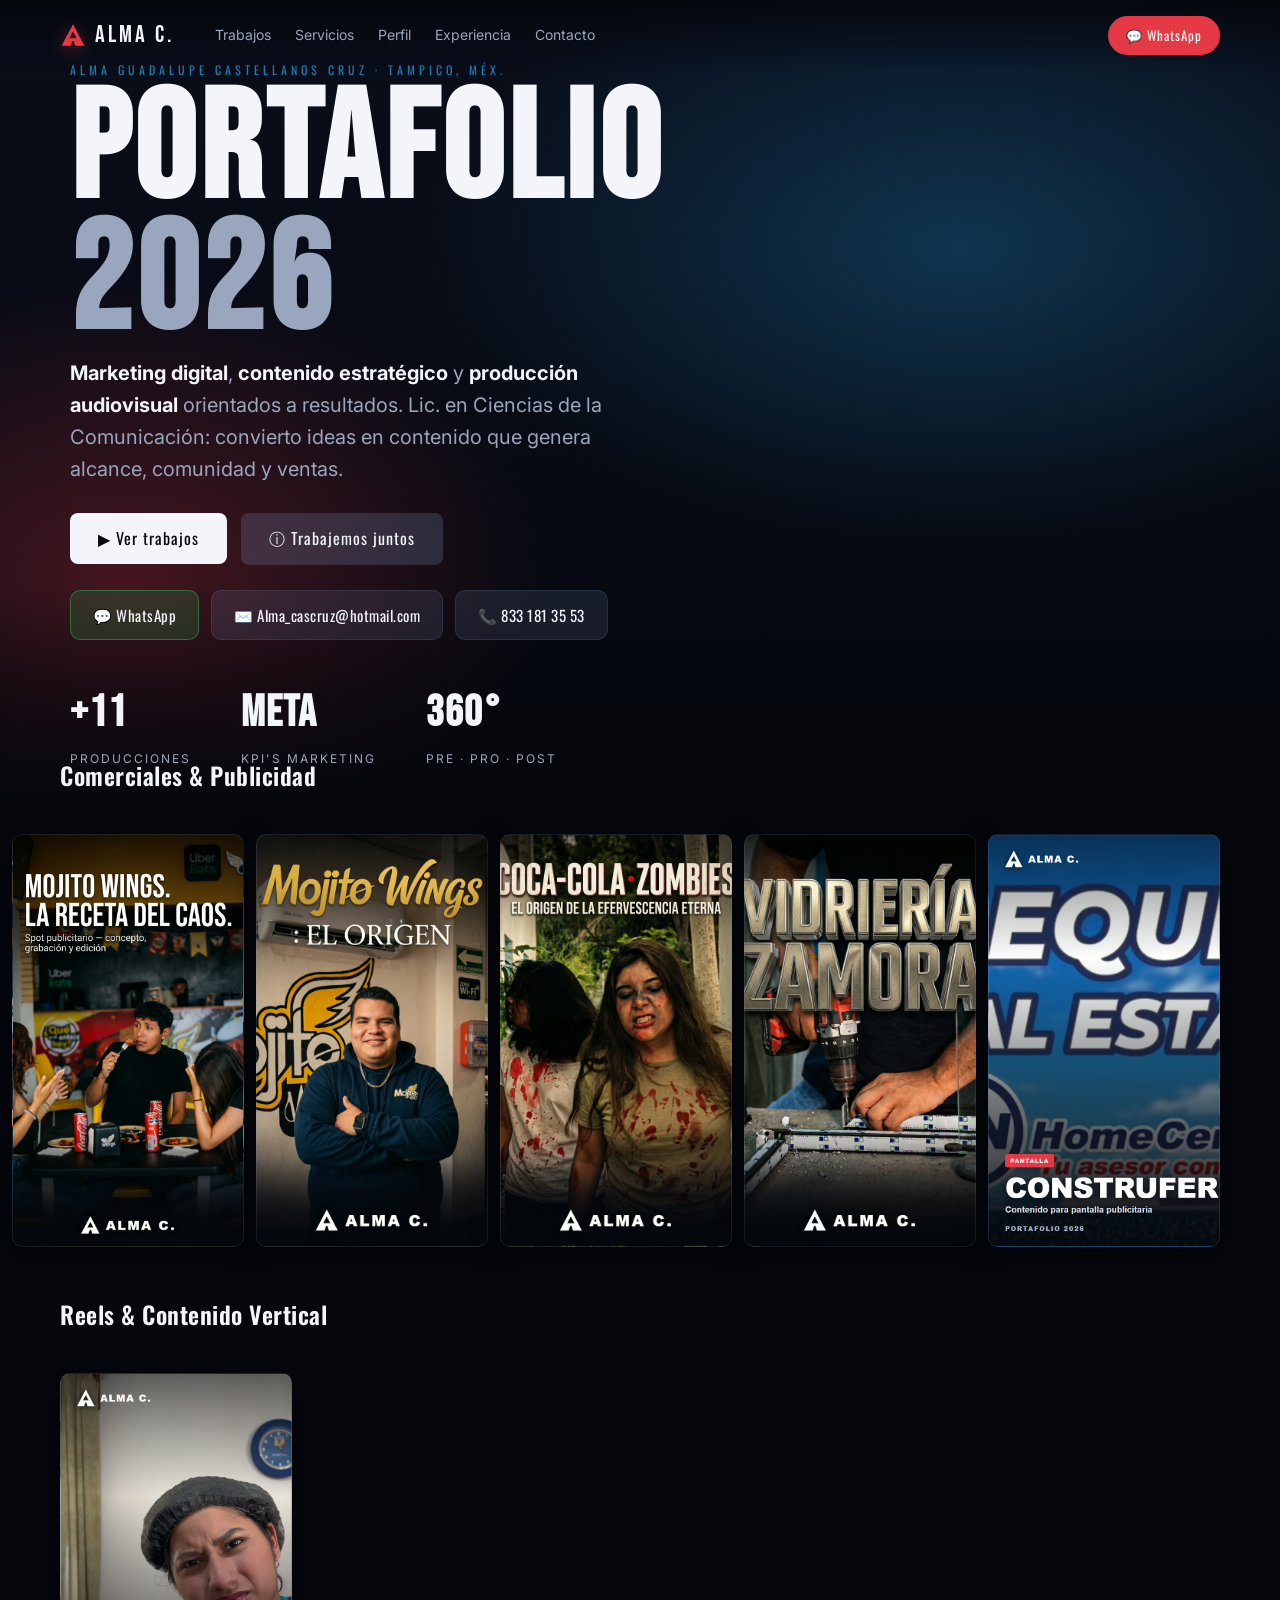
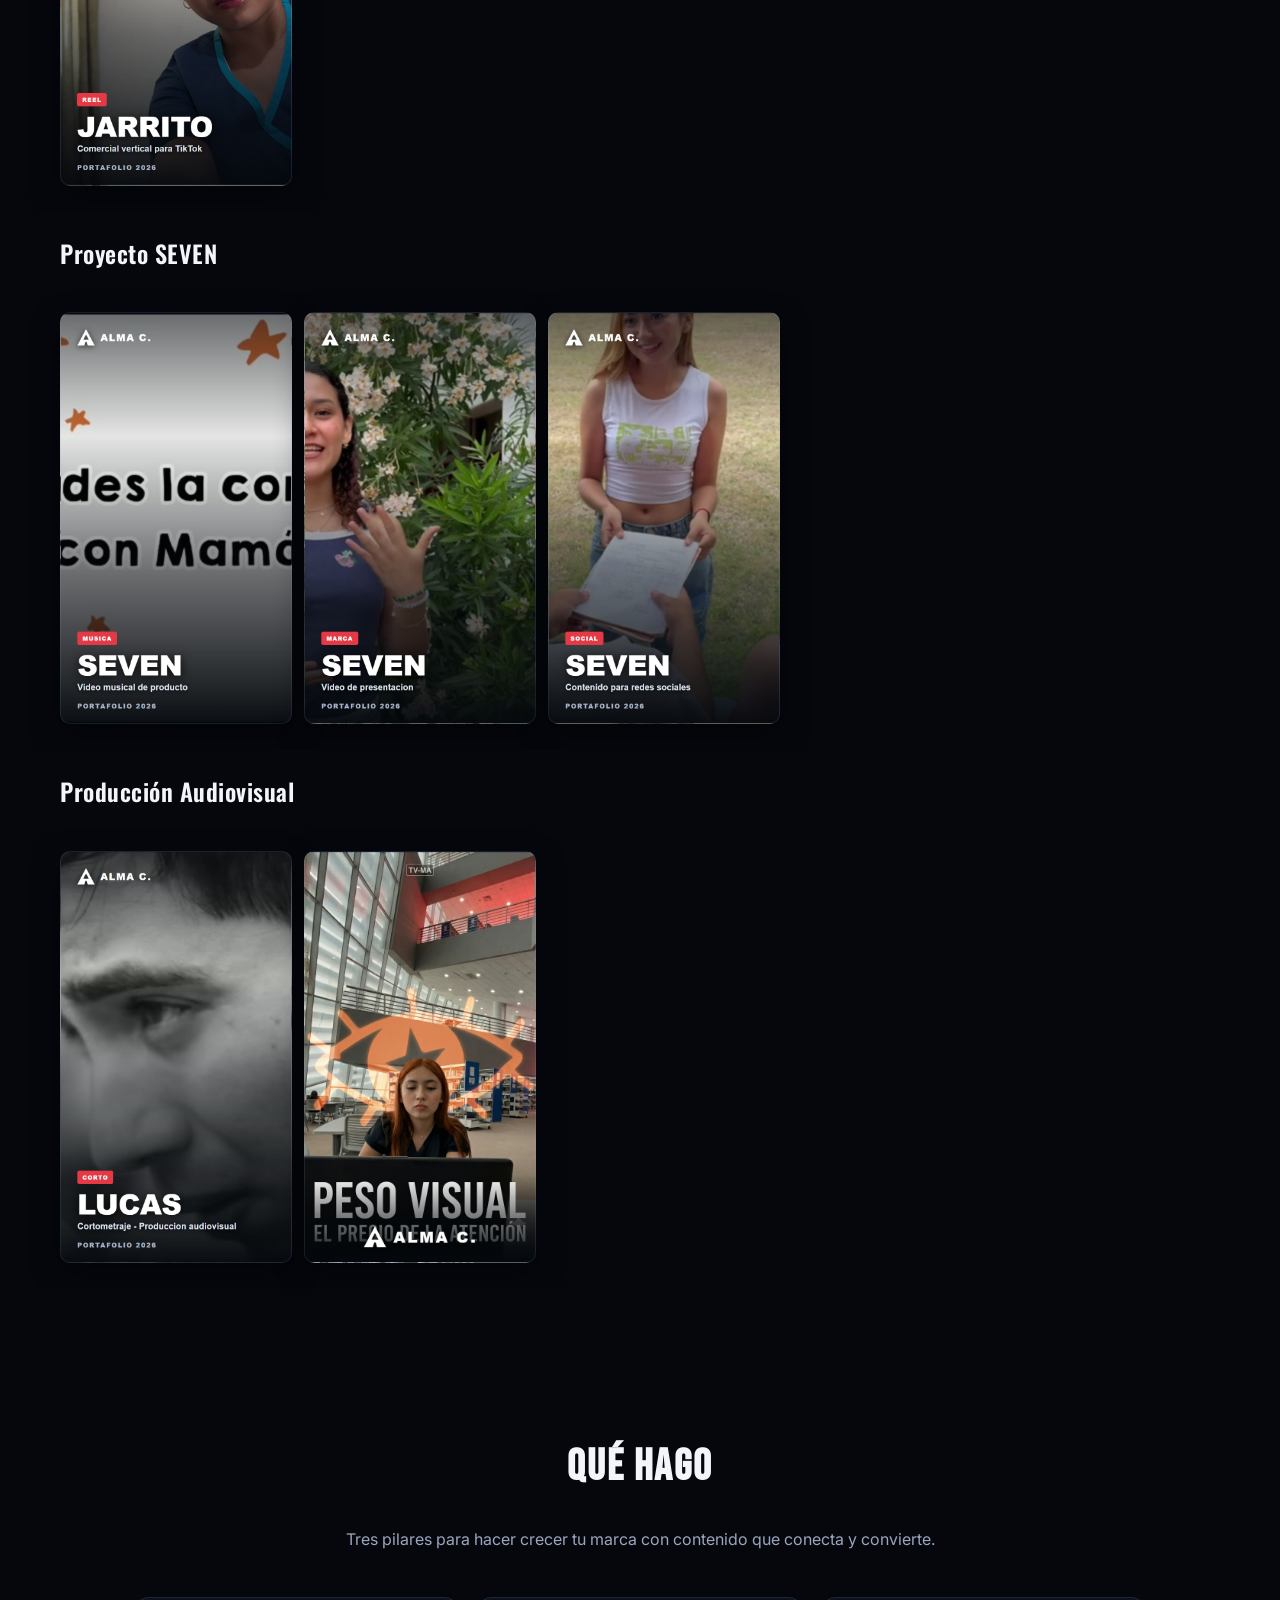
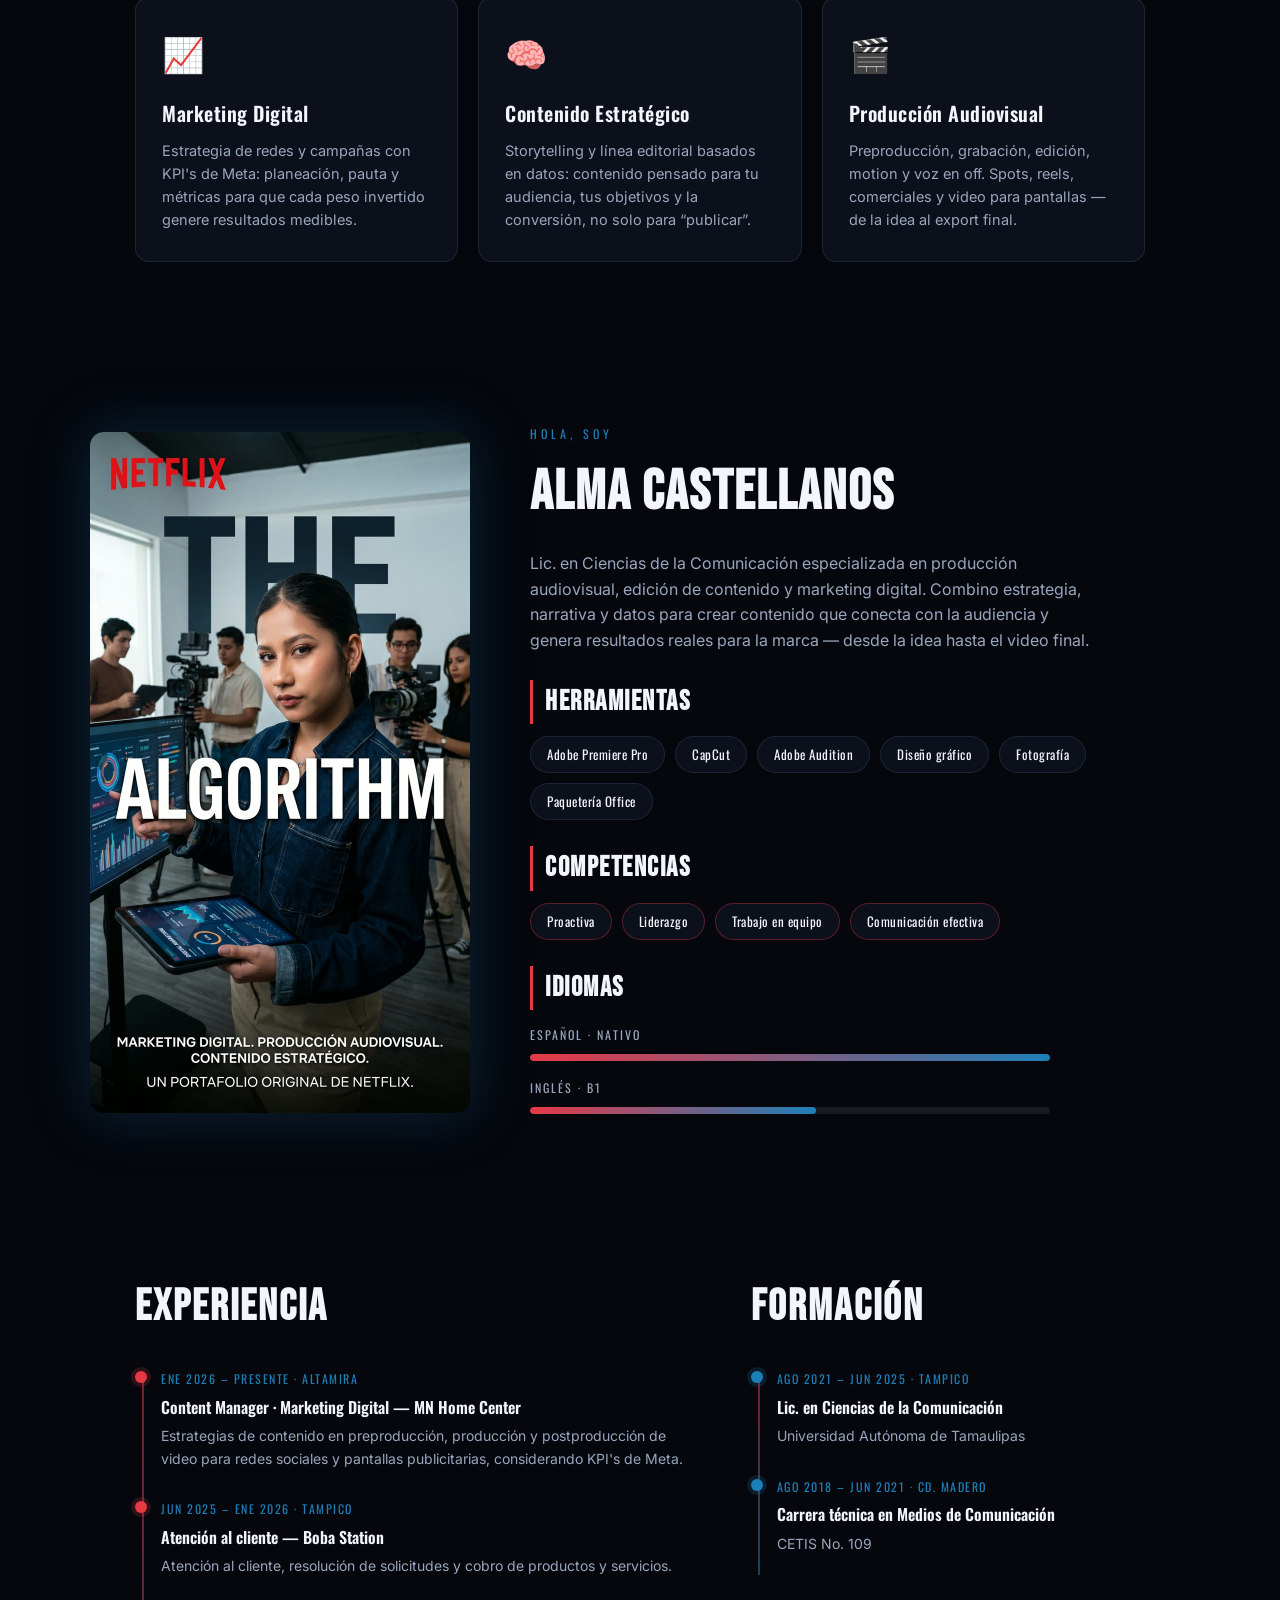
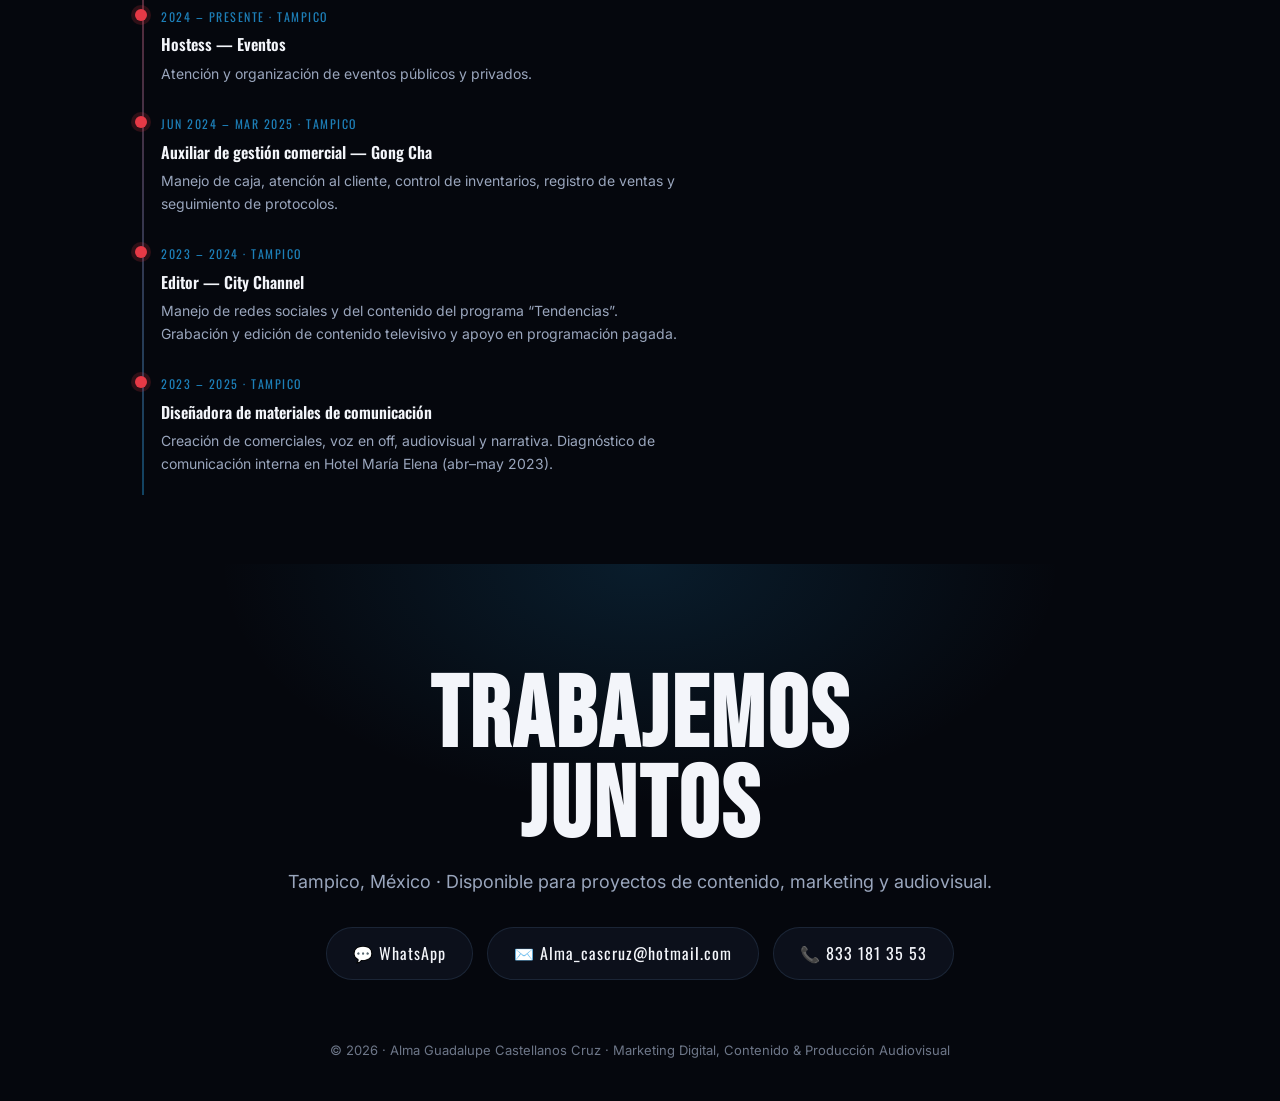
<file: index.html>
<!DOCTYPE html>
<html lang="es">
<head>
  <meta charset="UTF-8" />
  <meta name="viewport" content="width=device-width, initial-scale=1.0" />

  <!-- ===== SEO ===== -->
  <title>Alma Castellanos | Marketing Digital, Contenido Estratégico y Producción Audiovisual</title>
  <meta name="description" content="Portafolio de Alma Castellanos: marketing digital, contenido estratégico y producción audiovisual orientados a resultados. Spots, reels, comerciales y campañas con KPI's de Meta. Tampico, México." />
  <meta name="keywords" content="marketing digital, content manager, producción audiovisual, creación de contenido, edición de video, community manager, social media, Premiere Pro, CapCut, KPI Meta, Tampico, portafolio" />
  <meta name="author" content="Alma Guadalupe Castellanos Cruz" />
  <meta name="robots" content="index, follow" />
  <meta name="theme-color" content="#05070d" />
  <link rel="canonical" href="https://almacast.github.io/portafolio/" />

  <!-- ===== Open Graph (Facebook / WhatsApp / LinkedIn) ===== -->
  <meta property="og:type" content="website" />
  <meta property="og:title" content="Alma Castellanos | Marketing Digital & Producción Audiovisual" />
  <meta property="og:description" content="Contenido estratégico orientado a resultados: spots, reels, comerciales y campañas con KPI's de Meta." />
  <meta property="og:url" content="https://almacast.github.io/portafolio/" />
  <meta property="og:image" content="https://almacast.github.io/portafolio/assets/og-cover.jpg" />
  <meta property="og:image:width" content="1200" />
  <meta property="og:image:height" content="630" />
  <meta property="og:locale" content="es_MX" />

  <!-- ===== Twitter ===== -->
  <meta name="twitter:card" content="summary_large_image" />
  <meta name="twitter:title" content="Alma Castellanos | Marketing Digital & Producción Audiovisual" />
  <meta name="twitter:description" content="Contenido estratégico orientado a resultados. Portafolio 2026." />
  <meta name="twitter:image" content="https://almacast.github.io/portafolio/assets/og-cover.jpg" />

  <link rel="preconnect" href="https://fonts.googleapis.com" />
  <link rel="preconnect" href="https://fonts.gstatic.com" crossorigin />
  <link href="https://fonts.googleapis.com/css2?family=Bebas+Neue&family=Oswald:wght@300;400;500;600;700&family=Inter:wght@300;400;500;600;700&display=swap" rel="stylesheet" />
  <link rel="icon" type="image/svg+xml" href="favicon.svg" />
  <link rel="stylesheet" href="https://cdn.plyr.io/3.7.8/plyr.css" />
  <link rel="stylesheet" href="styles.css?v=7" />

  <!-- ===== Datos estructurados (Google) ===== -->
  <script type="application/ld+json">
  {
    "@context": "https://schema.org",
    "@type": "Person",
    "name": "Alma Guadalupe Castellanos Cruz",
    "jobTitle": "Content Manager · Marketing Digital y Producción Audiovisual",
    "url": "https://almacast.github.io/portafolio/",
    "image": "https://almacast.github.io/portafolio/assets/og-cover.jpg",
    "email": "mailto:Alma_cascruz@hotmail.com",
    "telephone": "+52-833-181-3553",
    "address": { "@type": "PostalAddress", "addressLocality": "Tampico", "addressCountry": "MX" },
    "alumniOf": "Universidad Autónoma de Tamaulipas",
    "knowsAbout": ["Marketing digital", "Contenido estratégico", "Producción audiovisual", "Edición de video", "Community management", "KPIs de Meta"],
    "knowsLanguage": ["es", "en"]
  }
  </script>
</head>
<body>

  <!-- ===== NAV ===== -->
  <header class="nav" id="nav">
    <a href="#top" class="brand">
      <span class="brand-mark" aria-hidden="true">
        <svg viewBox="0 0 24 24" class="logo-a">
          <path fill-rule="evenodd" d="M12 2 L22.5 22 L1.5 22 Z M12 8.6 L15.4 15 L8.6 15 Z M10 22 L14 22 L12.7 17.6 L11.3 17.6 Z"/>
        </svg>
      </span>
      ALMA C.
    </a>
    <nav class="nav-links">
      <a href="#catalog">Trabajos</a>
      <a href="#services">Servicios</a>
      <a href="#about">Perfil</a>
      <a href="#experience">Experiencia</a>
      <a href="#contact">Contacto</a>
    </nav>
    <a href="https://wa.me/528331813553" target="_blank" rel="noopener" class="nav-cta">💬 WhatsApp</a>
  </header>

  <!-- ===== BILLBOARD / HERO ===== -->
  <section class="billboard" id="top">
    <div class="billboard-bg"></div>
    <div class="billboard-fade"></div>
    <div class="billboard-content">
      <p class="kicker">ALMA GUADALUPE CASTELLANOS CRUZ · TAMPICO, MÉX.</p>
      <h1 class="billboard-title">PORTAFOLIO <span>2026</span></h1>
      <p class="billboard-sub">
        <strong>Marketing digital</strong>, <strong>contenido estratégico</strong> y
        <strong>producción audiovisual</strong> orientados a resultados. Lic. en Ciencias
        de la Comunicación: convierto ideas en contenido que genera alcance, comunidad y ventas.
      </p>
      <div class="billboard-actions">
        <a href="#catalog" class="btn btn-play">▶ Ver trabajos</a>
        <a href="#contact" class="btn btn-info">ⓘ Trabajemos juntos</a>
      </div>
      <div class="hero-contact">
        <a href="https://wa.me/528331813553" target="_blank" rel="noopener" class="hc wa">💬 WhatsApp</a>
        <a href="mailto:Alma_cascruz@hotmail.com" class="hc em">✉️ Alma_cascruz@hotmail.com</a>
        <a href="tel:+528331813553" class="hc tel">📞 833 181 35 53</a>
      </div>
      <div class="billboard-stats">
        <div><b>+11</b><span>Producciones</span></div>
        <div><b>Meta</b><span>KPI's Marketing</span></div>
        <div><b>360°</b><span>Pre · Pro · Post</span></div>
      </div>
    </div>
  </section>

  <!-- ===== CATÁLOGO (filas Netflix) ===== -->
  <main class="catalog" id="catalog">
    <!-- Las filas se generan desde data.js -->
  </main>

  <!-- ===== SERVICIOS ===== -->
  <section class="services" id="services">
    <h2 class="section-title center">Qué hago</h2>
    <p class="section-lead">Tres pilares para hacer crecer tu marca con contenido que conecta y convierte.</p>
    <div class="service-grid">
      <article class="service">
        <span class="service-icon">📈</span>
        <h3>Marketing Digital</h3>
        <p>Estrategia de redes y campañas con KPI's de Meta: planeación, pauta y métricas para que cada peso invertido genere resultados medibles.</p>
      </article>
      <article class="service">
        <span class="service-icon">🧠</span>
        <h3>Contenido Estratégico</h3>
        <p>Storytelling y línea editorial basados en datos: contenido pensado para tu audiencia, tus objetivos y la conversión, no solo para “publicar”.</p>
      </article>
      <article class="service">
        <span class="service-icon">🎬</span>
        <h3>Producción Audiovisual</h3>
        <p>Preproducción, grabación, edición, motion y voz en off. Spots, reels, comerciales y video para pantallas — de la idea al export final.</p>
      </article>
    </div>
  </section>

  <!-- ===== SOBRE MÍ ===== -->
  <section class="about" id="about">
    <div class="about-inner">
      <div class="about-photo">
        <img src="assets/perfil.jpg" alt="Alma Castellanos, especialista en marketing digital y producción audiovisual" />
      </div>
      <div class="about-text">
        <p class="kicker">HOLA, SOY</p>
        <h2 class="about-name">ALMA CASTELLANOS</h2>
        <p class="bio">
          Lic. en Ciencias de la Comunicación especializada en producción audiovisual,
          edición de contenido y marketing digital. Combino estrategia, narrativa y datos
          para crear contenido que conecta con la audiencia y genera resultados reales para
          la marca — desde la idea hasta el video final.
        </p>

        <h3 class="block-title">Herramientas</h3>
        <div class="skills">
          <span class="skill">Adobe Premiere Pro</span>
          <span class="skill">CapCut</span>
          <span class="skill">Adobe Audition</span>
          <span class="skill">Diseño gráfico</span>
          <span class="skill">Fotografía</span>
          <span class="skill">Paquetería Office</span>
        </div>

        <h3 class="block-title">Competencias</h3>
        <div class="skills">
          <span class="skill alt">Proactiva</span>
          <span class="skill alt">Liderazgo</span>
          <span class="skill alt">Trabajo en equipo</span>
          <span class="skill alt">Comunicación efectiva</span>
        </div>

        <h3 class="block-title">Idiomas</h3>
        <div class="metrics">
          <div class="metric"><span>Español · Nativo</span><div class="bar"><i style="width:100%"></i></div></div>
          <div class="metric"><span>Inglés · B1</span><div class="bar"><i style="width:55%"></i></div></div>
        </div>
      </div>
    </div>
  </section>

  <!-- ===== EXPERIENCIA & FORMACIÓN ===== -->
  <section class="experience" id="experience">
    <div class="exp-grid">
      <div>
        <h2 class="section-title">Experiencia</h2>
        <ol class="timeline">
          <li>
            <span class="t-date">Ene 2026 – Presente · Altamira</span>
            <h4>Content Manager · Marketing Digital — MN Home Center</h4>
            <p>Estrategias de contenido en preproducción, producción y postproducción de video para redes sociales y pantallas publicitarias, considerando KPI's de Meta.</p>
          </li>
          <li>
            <span class="t-date">Jun 2025 – Ene 2026 · Tampico</span>
            <h4>Atención al cliente — Boba Station</h4>
            <p>Atención al cliente, resolución de solicitudes y cobro de productos y servicios.</p>
          </li>
          <li>
            <span class="t-date">2024 – Presente · Tampico</span>
            <h4>Hostess — Eventos</h4>
            <p>Atención y organización de eventos públicos y privados.</p>
          </li>
          <li>
            <span class="t-date">Jun 2024 – Mar 2025 · Tampico</span>
            <h4>Auxiliar de gestión comercial — Gong Cha</h4>
            <p>Manejo de caja, atención al cliente, control de inventarios, registro de ventas y seguimiento de protocolos.</p>
          </li>
          <li>
            <span class="t-date">2023 – 2024 · Tampico</span>
            <h4>Editor — City Channel</h4>
            <p>Manejo de redes sociales y del contenido del programa “Tendencias”. Grabación y edición de contenido televisivo y apoyo en programación pagada.</p>
          </li>
          <li>
            <span class="t-date">2023 – 2025 · Tampico</span>
            <h4>Diseñadora de materiales de comunicación</h4>
            <p>Creación de comerciales, voz en off, audiovisual y narrativa. Diagnóstico de comunicación interna en Hotel María Elena (abr–may 2023).</p>
          </li>
        </ol>
      </div>

      <div>
        <h2 class="section-title">Formación</h2>
        <ol class="timeline edu">
          <li>
            <span class="t-date">Ago 2021 – Jun 2025 · Tampico</span>
            <h4>Lic. en Ciencias de la Comunicación</h4>
            <p>Universidad Autónoma de Tamaulipas</p>
          </li>
          <li>
            <span class="t-date">Ago 2018 – Jun 2021 · Cd. Madero</span>
            <h4>Carrera técnica en Medios de Comunicación</h4>
            <p>CETIS No. 109</p>
          </li>
        </ol>
      </div>
    </div>
  </section>

  <!-- ===== CONTACTO ===== -->
  <section class="contact" id="contact">
    <h2 class="contact-big">TRABAJEMOS<br />JUNTOS</h2>
    <p class="contact-sub">Tampico, México · Disponible para proyectos de contenido, marketing y audiovisual.</p>
    <div class="contact-links">
      <a href="https://wa.me/528331813553" target="_blank" rel="noopener" class="clink wa">💬 WhatsApp</a>
      <a href="mailto:Alma_cascruz@hotmail.com" class="clink em">✉️ Alma_cascruz@hotmail.com</a>
      <a href="tel:+528331813553" class="clink tk">📞 833 181 35 53</a>
    </div>
    <footer class="footer">© 2026 · Alma Guadalupe Castellanos Cruz · Marketing Digital, Contenido & Producción Audiovisual</footer>
  </section>

  <!-- ===== MODAL DE VIDEO ===== -->
  <div class="modal" id="modal" aria-hidden="true">
    <div class="modal-backdrop" data-close></div>
    <div class="modal-box">
      <button class="modal-close" data-close aria-label="Cerrar">✕</button>
      <div class="modal-player" id="modalPlayer"><!-- video/iframe inyectado --></div>
      <div class="modal-info">
        <h3 id="modalTitle">Título</h3>
        <p id="modalDesc">Descripción</p>
      </div>
    </div>
  </div>

  <script src="https://cdn.plyr.io/3.7.8/plyr.polyfilled.js"></script>
  <script src="data.js?v=7"></script>
  <script src="script.js?v=7"></script>
</body>
</html>
</file>
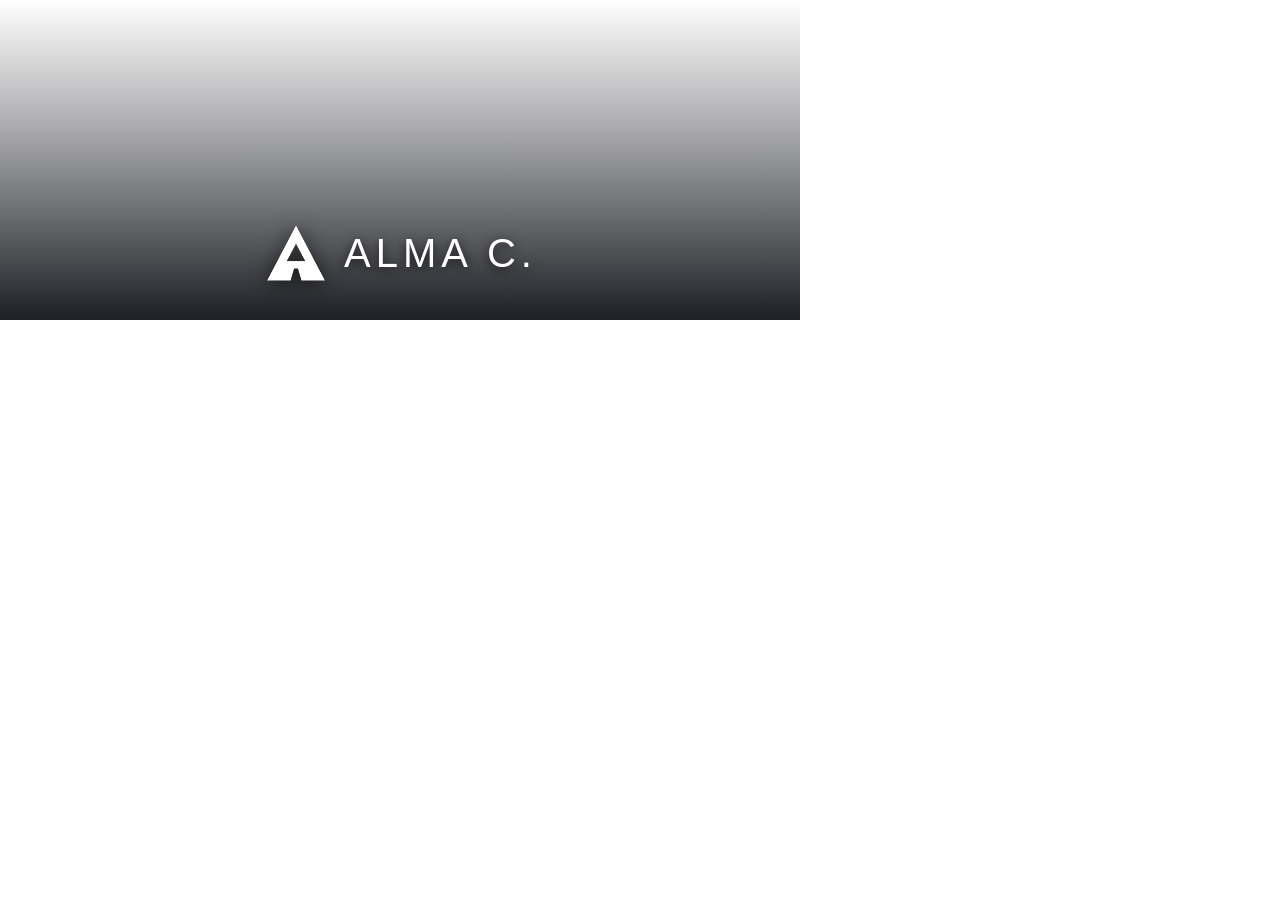
<file: assets/marca/footer.html>
<!doctype html><html><head><meta charset="utf-8"><style>
*{margin:0;box-sizing:border-box}
html,body{width:800px;height:320px;overflow:hidden}
.scrim{position:relative;width:800px;height:320px;
  background:linear-gradient(180deg,rgba(5,7,13,0) 0%,rgba(5,7,13,.32) 38%,rgba(5,7,13,.9) 100%)}
.wrap{position:absolute;left:0;right:0;bottom:34px;display:flex;align-items:center;justify-content:center;gap:15px}
.wrap img{width:66px;height:66px;filter:drop-shadow(0 3px 10px rgba(0,0,0,.7))}
.wrap span{font-family:'Arial Black',sans-serif;font-size:40px;letter-spacing:5px;color:#fff;text-shadow:0 3px 12px rgba(0,0,0,.8)}
</style></head><body>
<div class="scrim"><div class="wrap"><img src="logo-blanco.png"><span>ALMA C.</span></div></div>
</body></html>
</file>
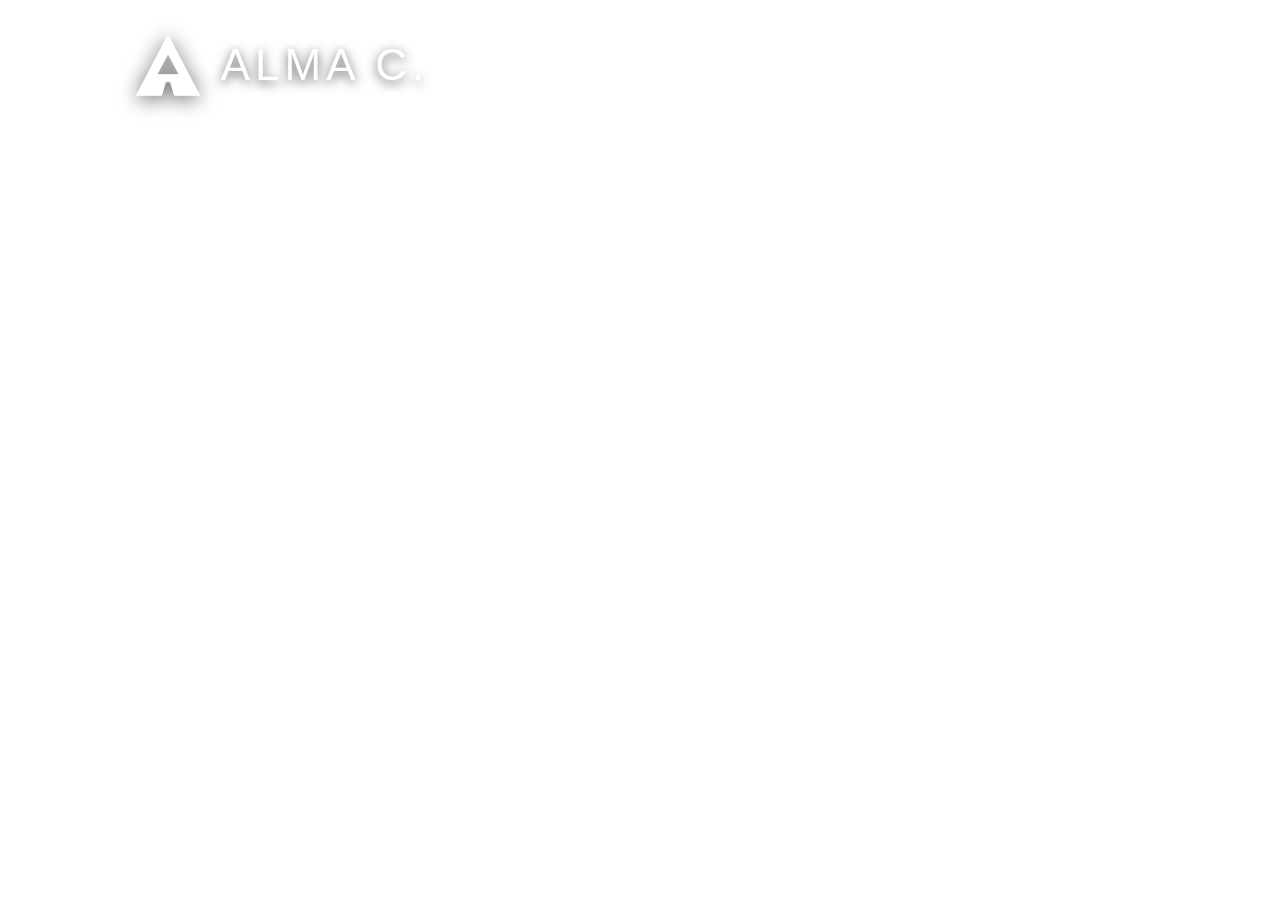
<file: assets/marca/lockup.html>
<!doctype html><html><head><meta charset="utf-8"><style>
*{margin:0;box-sizing:border-box}
html,body{width:560px;height:130px;overflow:hidden}
.wrap{width:560px;height:130px;display:flex;align-items:center;justify-content:center;gap:16px}
.wrap img{width:74px;height:74px;filter:drop-shadow(0 3px 10px rgba(0,0,0,.6))}
.wrap span{font-family:'Arial Black',sans-serif;font-size:44px;letter-spacing:5px;color:#fff;text-shadow:0 3px 12px rgba(0,0,0,.7)}
</style></head><body>
<div class="wrap"><img src="logo-blanco.png"><span>ALMA C.</span></div>
</body></html>
</file>
<file: styles.css>
/* ===== Variables ===== */
:root {
  --bg: #05070d;
  --bg-2: #0b0f1a;
  --panel: rgba(18, 24, 38, 0.6);
  --panel-border: rgba(120, 160, 220, 0.14);
  --text: #f3f5fa;
  --muted: #9aa6bd;
  --red: #e63946;
  --blue: #1d7fb8;
  --radius: 14px;
}
* { margin: 0; padding: 0; box-sizing: border-box; }
html { scroll-behavior: smooth; }
body {
  font-family: 'Inter', system-ui, sans-serif;
  background: var(--bg);
  color: var(--text);
  line-height: 1.6;
  overflow-x: hidden;
}
a { color: inherit; text-decoration: none; }
.kicker { font-family: 'Oswald', sans-serif; letter-spacing: 4px; font-size: 12px; color: var(--blue); text-transform: uppercase; }

/* ===== NAV ===== */
.nav {
  position: fixed; inset: 0 0 auto 0; z-index: 100;
  display: flex; align-items: center; gap: 30px;
  padding: 16px clamp(18px, 5vw, 60px);
  transition: background .3s, padding .3s;
  background: linear-gradient(180deg, rgba(5,7,13,.9), transparent);
}
.nav.scrolled { background: rgba(5,7,13,.96); box-shadow: 0 1px 0 rgba(255,255,255,.05); padding-top: 12px; padding-bottom: 12px; }
.brand { display: inline-flex; align-items: center; gap: 9px; font-family: 'Bebas Neue', sans-serif; font-size: 24px; letter-spacing: 3px; color: var(--text); }
.brand-mark { display: inline-flex; }
.logo-a { width: 26px; height: 26px; fill: var(--red); filter: drop-shadow(0 3px 8px rgba(230,57,70,.45)); transition: transform .3s; }
.brand:hover .logo-a { transform: rotate(-6deg) scale(1.08); }
.nav-links { display: flex; gap: 24px; margin-left: 10px; }
.nav-links a { font-size: 14px; color: var(--muted); transition: color .2s; }
.nav-links a:hover { color: var(--text); }
.nav-cta {
  margin-left: auto; font-family: 'Oswald', sans-serif; letter-spacing: 1px; font-size: 13px;
  padding: 9px 18px; border-radius: 999px; background: var(--red); color: #fff;
  transition: transform .2s, box-shadow .2s;
}
.nav-cta:hover { transform: translateY(-2px); box-shadow: 0 10px 26px rgba(230,57,70,.4); }

/* ===== BILLBOARD ===== */
.billboard { position: relative; min-height: 92vh; display: flex; align-items: center; padding: 0 clamp(18px, 6vw, 70px); overflow: hidden; }
.billboard-bg {
  position: absolute; inset: 0;
  background:
    radial-gradient(900px 500px at 75% 30%, rgba(29,127,184,.35), transparent 60%),
    radial-gradient(700px 500px at 10% 70%, rgba(230,57,70,.28), transparent 60%),
    linear-gradient(180deg, #0a0e1a, #05070d);
}
.billboard-fade { position: absolute; inset: auto 0 0 0; height: 30%; background: linear-gradient(180deg, transparent, var(--bg)); }
.billboard-content { position: relative; z-index: 2; max-width: 760px; }
.billboard-title { font-family: 'Bebas Neue', sans-serif; font-size: clamp(60px, 12vw, 170px); line-height: .85; letter-spacing: 4px; margin: 8px 0; }
.billboard-title span { color: var(--muted); }
.billboard-sub { color: var(--muted); font-size: clamp(15px, 2vw, 20px); max-width: 560px; margin-bottom: 28px; }
.billboard-sub strong { color: var(--text); }
.billboard-actions { display: flex; gap: 14px; flex-wrap: wrap; }
.btn { font-family: 'Oswald', sans-serif; letter-spacing: 1px; padding: 13px 28px; border-radius: 8px; font-size: 16px; transition: transform .2s, background .2s; }
.btn-play { background: var(--text); color: #05070d; }
.btn-play:hover { transform: translateY(-2px); background: #fff; }
.btn-info { background: rgba(120,140,180,.25); color: var(--text); backdrop-filter: blur(4px); }
.btn-info:hover { transform: translateY(-2px); background: rgba(120,140,180,.4); }
.billboard-stats { display: flex; gap: clamp(20px, 4vw, 50px); margin-top: 38px; }
.billboard-stats div { display: flex; flex-direction: column; }
.billboard-stats b { font-family: 'Bebas Neue', sans-serif; font-size: clamp(28px, 4vw, 44px); letter-spacing: 1px; color: var(--text); }
.billboard-stats span { font-size: 12px; letter-spacing: 2px; color: var(--muted); text-transform: uppercase; }
.hero-contact { display: flex; flex-wrap: wrap; gap: 12px; margin-top: 26px; }
.hc {
  font-family: 'Oswald', sans-serif; font-size: 15px; letter-spacing: .5px;
  padding: 12px 22px; border-radius: 10px; color: var(--text);
  background: rgba(120,140,180,.16); border: 1px solid var(--panel-border);
  backdrop-filter: blur(4px);
  transition: transform .2s, background .2s, border-color .2s;
}
.hc:hover { transform: translateY(-2px); }
.hc.wa { background: rgba(37,211,102,.16); border-color: rgba(37,211,102,.4); }
.hc.wa:hover { background: rgba(37,211,102,.3); }
.hc.em:hover { background: rgba(29,127,184,.26); border-color: rgba(29,127,184,.5); }
.hc.tel:hover { background: rgba(255,255,255,.14); }

/* ===== CATÁLOGO / FILAS ===== */
.catalog { position: relative; z-index: 5; margin-top: -8vh; padding-bottom: 40px; }
.row { margin: 0 0 22px; }
.row-title { font-family: 'Oswald', sans-serif; font-weight: 600; letter-spacing: .5px; font-size: clamp(17px, 2.2vw, 24px); padding: 0 clamp(18px, 5vw, 60px); margin-bottom: 14px; }
.row-wrap { position: relative; }
.row-track {
  display: flex; gap: 12px; overflow-x: auto; overflow-y: hidden; scroll-snap-type: x mandatory;
  padding: 26px clamp(18px, 5vw, 60px); scrollbar-width: none;
}
.row-track::-webkit-scrollbar { display: none; }

/* Tarjetas */
.card { position: relative; flex: 0 0 auto; scroll-snap-align: start; cursor: pointer; transition: transform .3s; }
.row.landscape .card { width: clamp(220px, 26vw, 320px); }
.row.portrait .card { width: clamp(165px, 19vw, 232px); }
.card-media {
  position: relative; border-radius: 10px; overflow: hidden;
  border: 1px solid var(--panel-border); box-shadow: 0 10px 30px rgba(0,0,0,.45);
}
.row.landscape .card-media { aspect-ratio: 16/9; }
.row.portrait .card-media { aspect-ratio: 9/16; }
/* (sin overlay oscuro: los pósters ya traen su propio diseño) */
.card-play {
  position: absolute; inset: 0; z-index: 2; display: grid; place-items: center;
  font-size: 30px; color: #fff; opacity: 0; transition: opacity .3s;
  text-shadow: 0 4px 18px rgba(0,0,0,.6); pointer-events: none;
}
.card:hover .card-play { opacity: .9; }
.card.expanded { z-index: 60; }
.card.expanded .card-play { opacity: 0; }

/* ===== Tarjeta expandida en hover (crece desde adentro) ===== */
.card-expand {
  position: absolute; top: 0; left: 0; width: 100%; height: 100%; z-index: 1;
  opacity: 0; pointer-events: none; background: #11151f;
  border-radius: 10px; overflow: hidden; display: flex; flex-direction: column;
  transition: opacity .18s ease, width .26s ease, height .26s ease, left .26s ease, top .26s ease, box-shadow .26s ease;
}
.card.expanded .card-expand {
  opacity: 1; pointer-events: auto;
  box-shadow: 0 24px 70px rgba(0,0,0,.7); border: 1px solid var(--panel-border);
}
.ce-media { position: relative; width: 100%; flex: 1 1 auto; background: #000; overflow: hidden; }
.ce-video { width: 100%; height: 100%; object-fit: cover; display: block; }
.ce-badge {
  position: absolute; top: 10px; left: 10px; font-family: 'Oswald', sans-serif;
  font-size: 10px; letter-spacing: 1.5px; background: var(--red); color: #fff;
  padding: 4px 9px; border-radius: 4px;
}
.ce-badge:empty { display: none; }
.ce-info { box-sizing: border-box; height: 78px; padding: 11px 14px; display: flex; flex-direction: column; gap: 7px; }
.ce-play {
  font-family: 'Oswald', sans-serif; letter-spacing: 1px; font-size: 13px;
  border: none; cursor: pointer; background: #fff; color: #05070d;
  padding: 7px 16px; border-radius: 6px; align-self: flex-start;
}
.ce-play:hover { background: #e2e2e2; }
.ce-title { font-family: 'Oswald', sans-serif; font-weight: 600; font-size: 15px; margin: 0; color: var(--text); white-space: nowrap; overflow: hidden; text-overflow: ellipsis; }
.card:focus-visible { outline: 2px solid var(--blue); outline-offset: 3px; border-radius: 12px; }

/* Flechas */
.row-arrow {
  position: absolute; top: 0; bottom: 0; width: clamp(30px, 5vw, 56px); z-index: 7;
  border: none; cursor: pointer; color: #fff; font-size: 30px;
  background: linear-gradient(90deg, rgba(5,7,13,.85), transparent);
  opacity: 0; transition: opacity .25s;
}
.row-arrow.right { right: 0; background: linear-gradient(270deg, rgba(5,7,13,.85), transparent); }
.row-arrow.left { left: 0; }
.row-wrap:hover .row-arrow { opacity: 1; }

/* ===== SOBRE MÍ ===== */
.about { padding: clamp(50px, 9vh, 100px) clamp(18px, 6vw, 70px); }
.about-inner { display: grid; grid-template-columns: minmax(220px, 380px) 1fr; gap: clamp(24px, 5vw, 60px); align-items: center; max-width: 1100px; margin: 0 auto; }
.about-photo img { width: 100%; border-radius: var(--radius); box-shadow: 0 0 60px rgba(29,127,184,.25); }
.about-name { font-family: 'Bebas Neue', sans-serif; font-size: clamp(34px, 5vw, 56px); letter-spacing: 2px; margin: 4px 0 14px; }
.bio { color: var(--muted); max-width: 560px; }
.block-title { font-family: 'Bebas Neue', sans-serif; font-size: clamp(20px, 2.4vw, 28px); letter-spacing: 1.5px; margin: 26px 0 12px; border-left: 3px solid var(--red); padding-left: 12px; }
.skills { display: flex; flex-wrap: wrap; gap: 10px; }
.skill { font-family: 'Oswald', sans-serif; font-size: 13px; letter-spacing: .5px; padding: 7px 16px; border-radius: 999px; background: var(--panel); border: 1px solid var(--panel-border); transition: transform .2s, border-color .2s; }
.skill:hover { transform: translateY(-2px); border-color: rgba(29,127,184,.5); }
.skill.alt { border-color: rgba(230,57,70,.35); }
.skill.alt:hover { border-color: rgba(230,57,70,.7); }
.metrics { max-width: 520px; }
.metric { margin-bottom: 14px; }
.metric span { font-size: 12px; letter-spacing: 2px; color: var(--muted); font-family: 'Oswald', sans-serif; text-transform: uppercase; }
.bar { height: 7px; border-radius: 999px; background: rgba(255,255,255,.08); overflow: hidden; margin-top: 6px; }
.bar i { display: block; height: 100%; border-radius: 999px; background: linear-gradient(90deg, var(--red), var(--blue)); }

/* ===== SERVICIOS ===== */
.services { padding: clamp(50px, 9vh, 100px) clamp(18px, 6vw, 70px); max-width: 1150px; margin: 0 auto; }
.section-title.center { text-align: center; }
.section-lead { text-align: center; color: var(--muted); max-width: 620px; margin: 0 auto clamp(28px, 5vh, 48px); }
.service-grid { display: grid; grid-template-columns: repeat(3, 1fr); gap: 20px; }
.service {
  background: var(--panel); border: 1px solid var(--panel-border); border-radius: var(--radius);
  padding: 30px 26px; transition: transform .3s, border-color .3s, box-shadow .3s;
}
.service:hover { transform: translateY(-6px); border-color: rgba(230,57,70,.45); box-shadow: 0 20px 50px rgba(0,0,0,.45); }
.service-icon { font-size: 34px; display: block; margin-bottom: 14px; }
.service h3 { font-family: 'Oswald', sans-serif; font-weight: 600; font-size: 20px; letter-spacing: .5px; margin-bottom: 10px; }
.service p { color: var(--muted); font-size: 14.5px; }

/* ===== EXPERIENCIA & FORMACIÓN ===== */
.experience { padding: clamp(40px, 7vh, 80px) clamp(18px, 6vw, 70px); max-width: 1150px; margin: 0 auto; }
.exp-grid { display: grid; grid-template-columns: 1.4fr 1fr; gap: clamp(28px, 5vw, 64px); }
.section-title { font-family: 'Bebas Neue', sans-serif; font-size: clamp(28px, 4vw, 44px); letter-spacing: 2px; margin-bottom: 24px; }
.timeline { list-style: none; position: relative; padding-left: 26px; }
.timeline::before { content: ''; position: absolute; top: 6px; bottom: 6px; left: 7px; width: 2px; background: linear-gradient(180deg, var(--red), var(--blue)); opacity: .5; }
.timeline li { position: relative; padding: 0 0 26px 0; }
.timeline li::before { content: ''; position: absolute; left: -26px; top: 5px; width: 12px; height: 12px; border-radius: 50%; background: var(--red); box-shadow: 0 0 0 4px rgba(230,57,70,.18); }
.timeline.edu li::before { background: var(--blue); box-shadow: 0 0 0 4px rgba(29,127,184,.18); }
.t-date { font-family: 'Oswald', sans-serif; font-size: 12px; letter-spacing: 1.5px; color: var(--blue); text-transform: uppercase; }
.timeline h4 { font-family: 'Oswald', sans-serif; font-weight: 600; font-size: 16px; margin: 3px 0 5px; }
.timeline p { color: var(--muted); font-size: 14px; max-width: 560px; }

/* ===== CONTACTO ===== */
.contact { text-align: center; padding: clamp(60px, 12vh, 130px) clamp(18px, 6vw, 70px) 40px; background: radial-gradient(700px 400px at 50% 0%, rgba(29,127,184,.18), transparent 60%); }
.contact-big { font-family: 'Bebas Neue', sans-serif; font-size: clamp(40px, 8vw, 100px); line-height: .9; letter-spacing: 3px; }
.contact-sub { color: var(--muted); margin: 16px 0 30px; font-size: 18px; }
.contact-links { display: flex; gap: 14px; flex-wrap: wrap; justify-content: center; }
.clink { font-family: 'Oswald', sans-serif; letter-spacing: 1px; padding: 13px 26px; border-radius: 999px; background: var(--panel); border: 1px solid var(--panel-border); transition: transform .2s, background .2s; }
.clink:hover { transform: translateY(-3px); }
.clink.wa:hover { background: rgba(37,211,102,.22); }
.clink.ig:hover { background: rgba(225,48,108,.22); }
.clink.tk:hover { background: rgba(255,255,255,.12); }
.clink.em:hover { background: rgba(29,127,184,.22); }
.footer { margin-top: 60px; color: var(--muted); font-size: 13px; opacity: .7; }

/* ===== MODAL ===== */
.modal { position: fixed; inset: 0; z-index: 200; display: none; align-items: center; justify-content: center; padding: 20px; }
.modal.open { display: flex; }
.modal-backdrop { position: absolute; inset: 0; background: rgba(2,4,9,.85); backdrop-filter: blur(6px); }
.modal-box { position: relative; z-index: 2; width: min(900px, 100%); max-height: 90vh; overflow: auto; background: var(--bg-2); border: 1px solid var(--panel-border); border-radius: 16px; box-shadow: 0 40px 100px rgba(0,0,0,.7); animation: pop .3s ease; }
@keyframes pop { from { transform: scale(.94); opacity: 0; } to { transform: scale(1); opacity: 1; } }
.modal-close { position: absolute; top: 12px; right: 12px; z-index: 3; width: 38px; height: 38px; border-radius: 50%; border: none; background: rgba(0,0,0,.6); color: #fff; font-size: 16px; cursor: pointer; transition: background .2s; }
.modal-close:hover { background: var(--red); }
.modal-player { background: #000; }
.modal-player > video { width: 100%; display: block; background: #000; aspect-ratio: 16/9; }
.modal-player > video.is-vertical { aspect-ratio: 9/16; max-height: 80vh; width: auto; margin: 0 auto; }
.ratio169 { aspect-ratio: 16/9; width: 100%; }
.ratio169 iframe { width: 100%; height: 100%; border: 0; display: block; }
.modal-empty { width: 100%; height: 100%; display: grid; place-items: center; color: var(--muted); font-family: 'Oswald', sans-serif; letter-spacing: 2px; }
.modal-box.vertical { width: min(420px, 100%); }
/* Tema Plyr */
.plyr { --plyr-color-main: var(--red); --plyr-video-background: #000; }
.modal-player .plyr { border-radius: 0; }
.modal-info { padding: 20px 24px 26px; }
.modal-info h3 { font-family: 'Bebas Neue', sans-serif; font-size: 28px; letter-spacing: 1px; }
.modal-info p { color: var(--muted); margin-top: 6px; }

/* ===== Responsive ===== */
@media (max-width: 860px) {
  .nav-links { display: none; }
  .about-inner { grid-template-columns: 1fr; }
  .exp-grid { grid-template-columns: 1fr; }
  .service-grid { grid-template-columns: 1fr; }
  .billboard { min-height: 86vh; }
}
</file>
